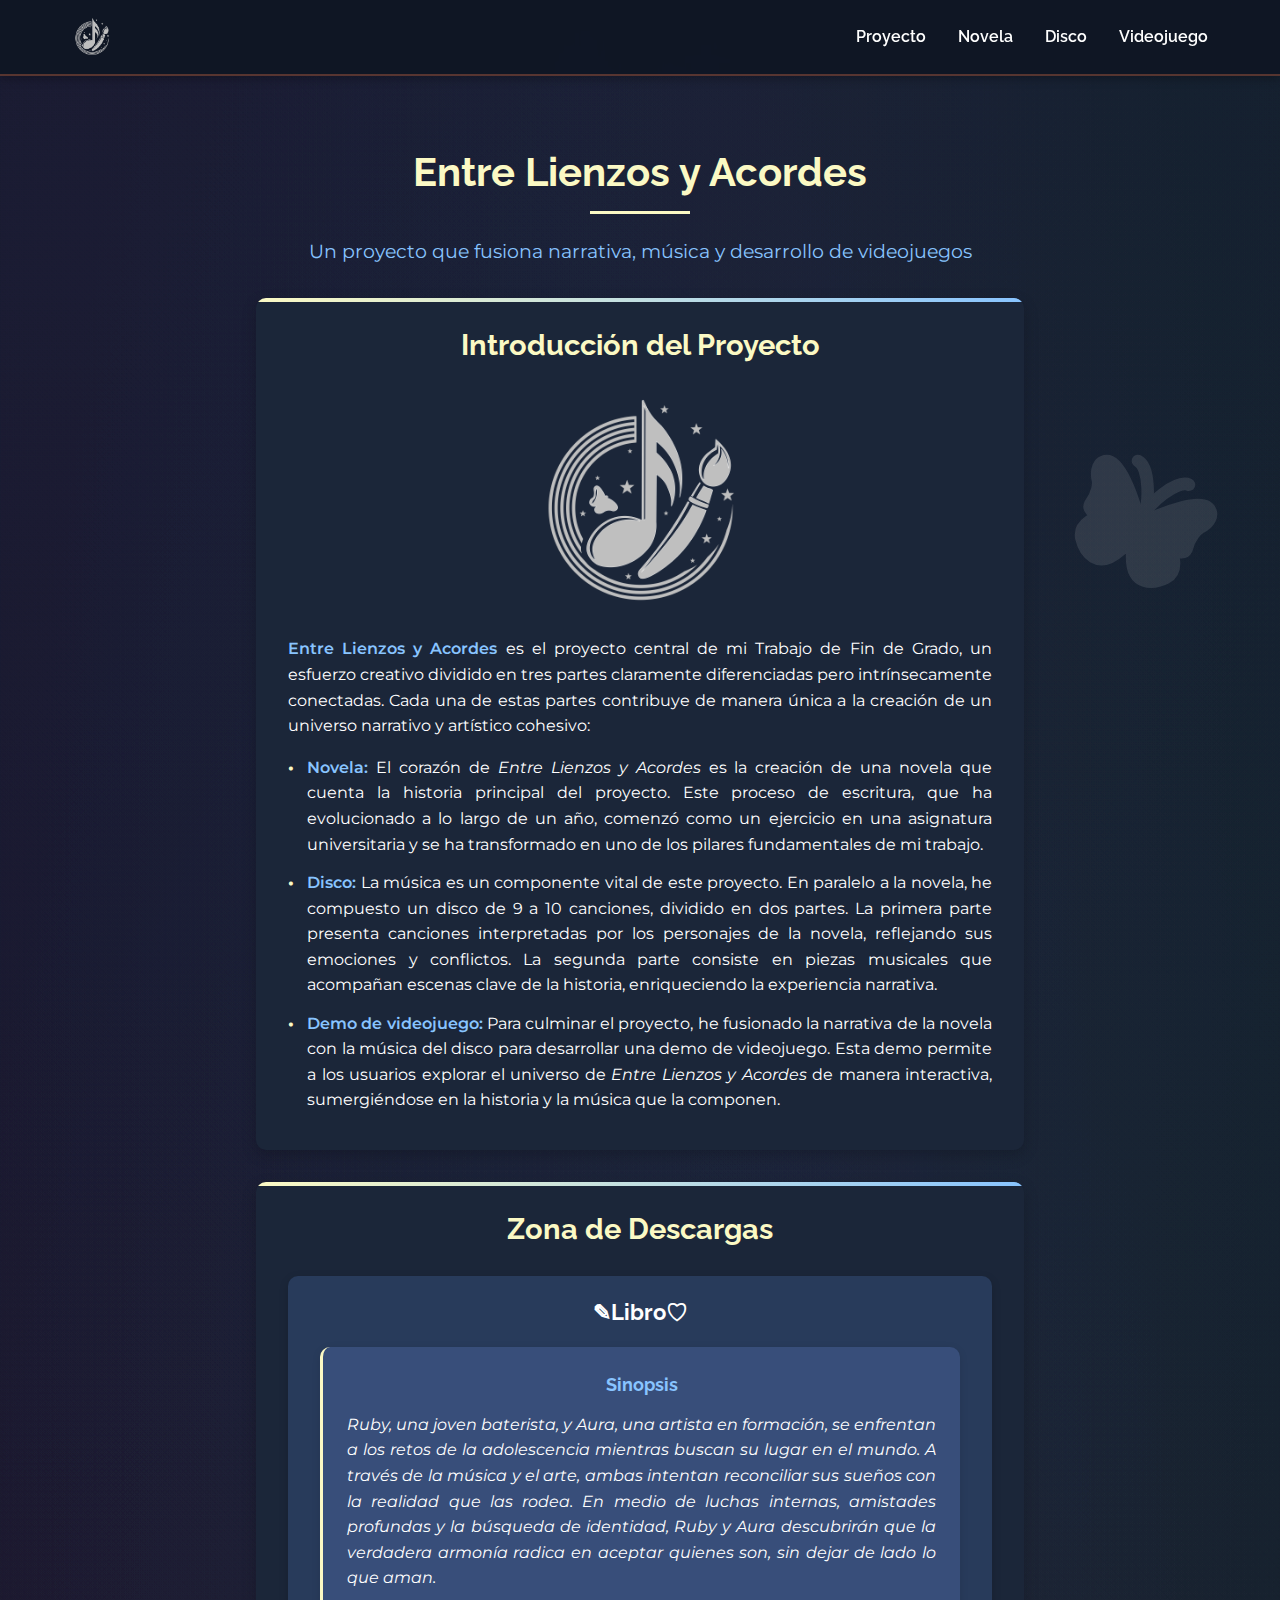
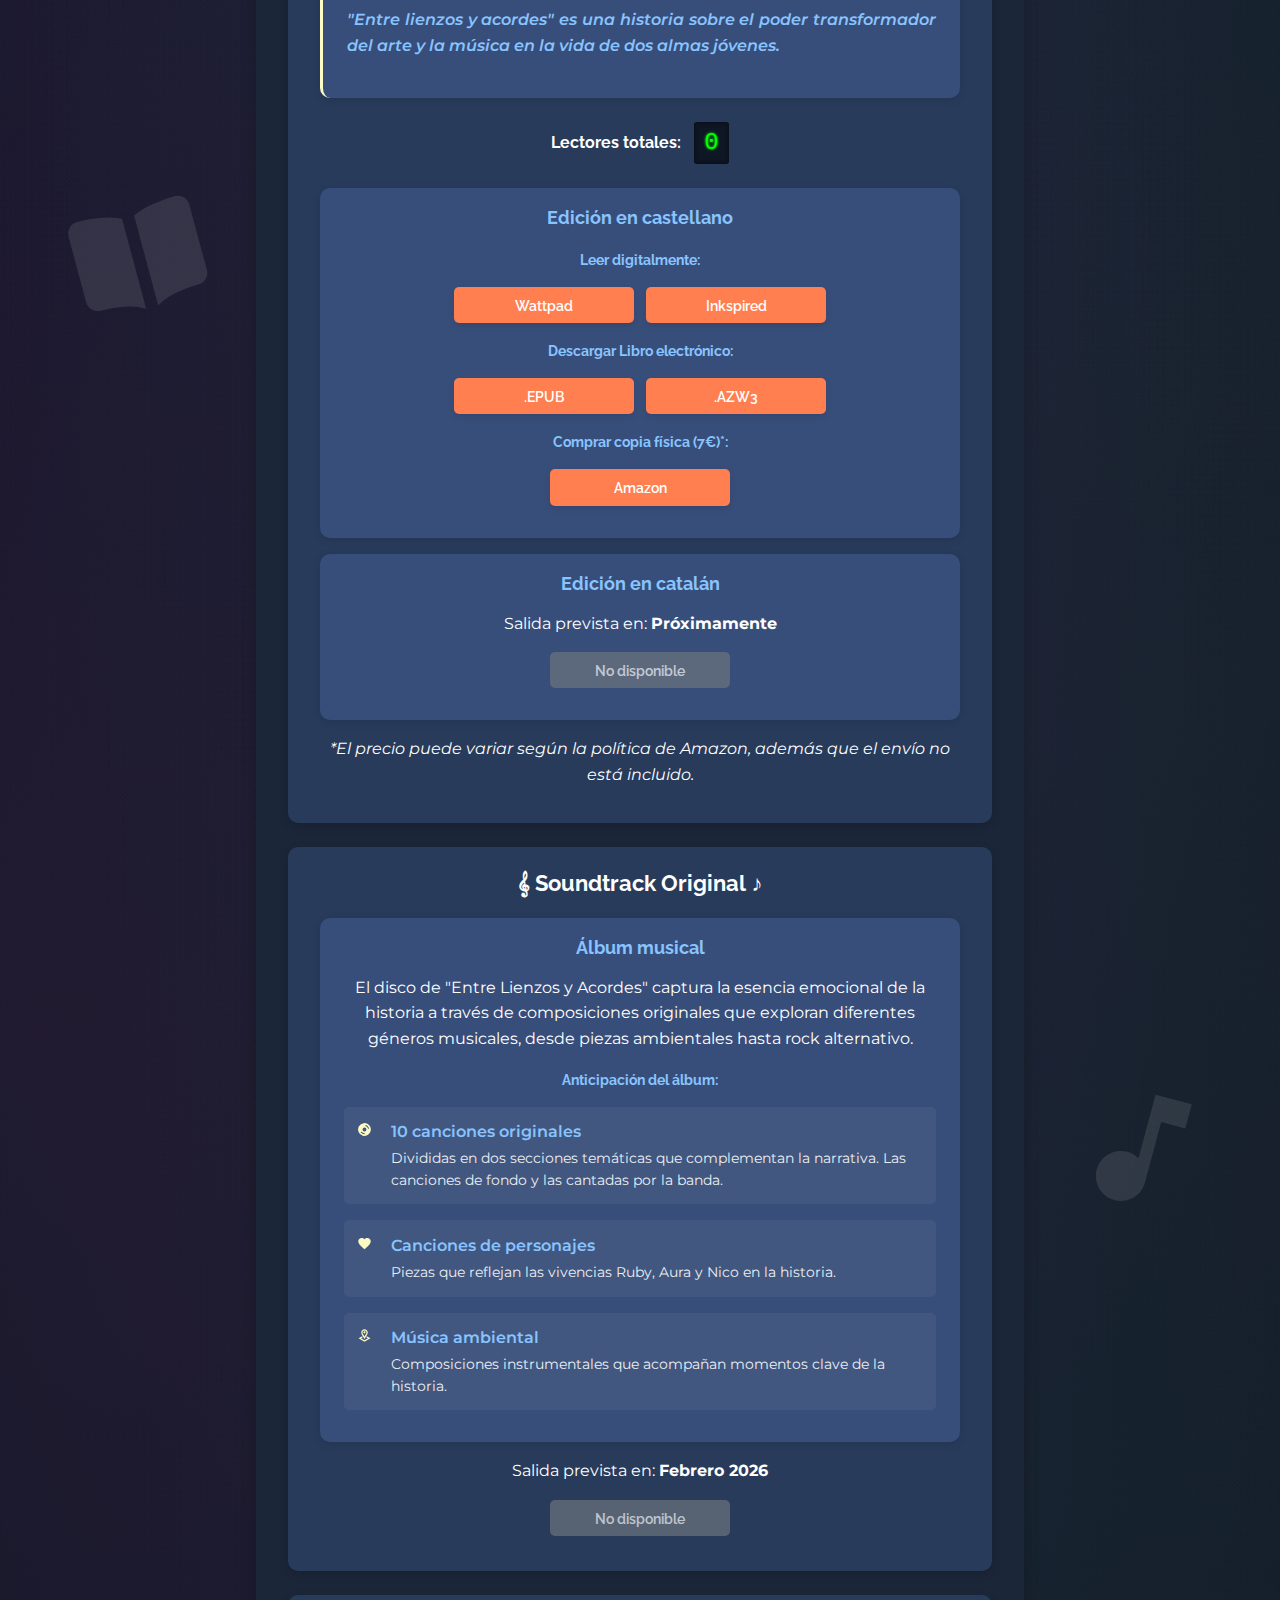
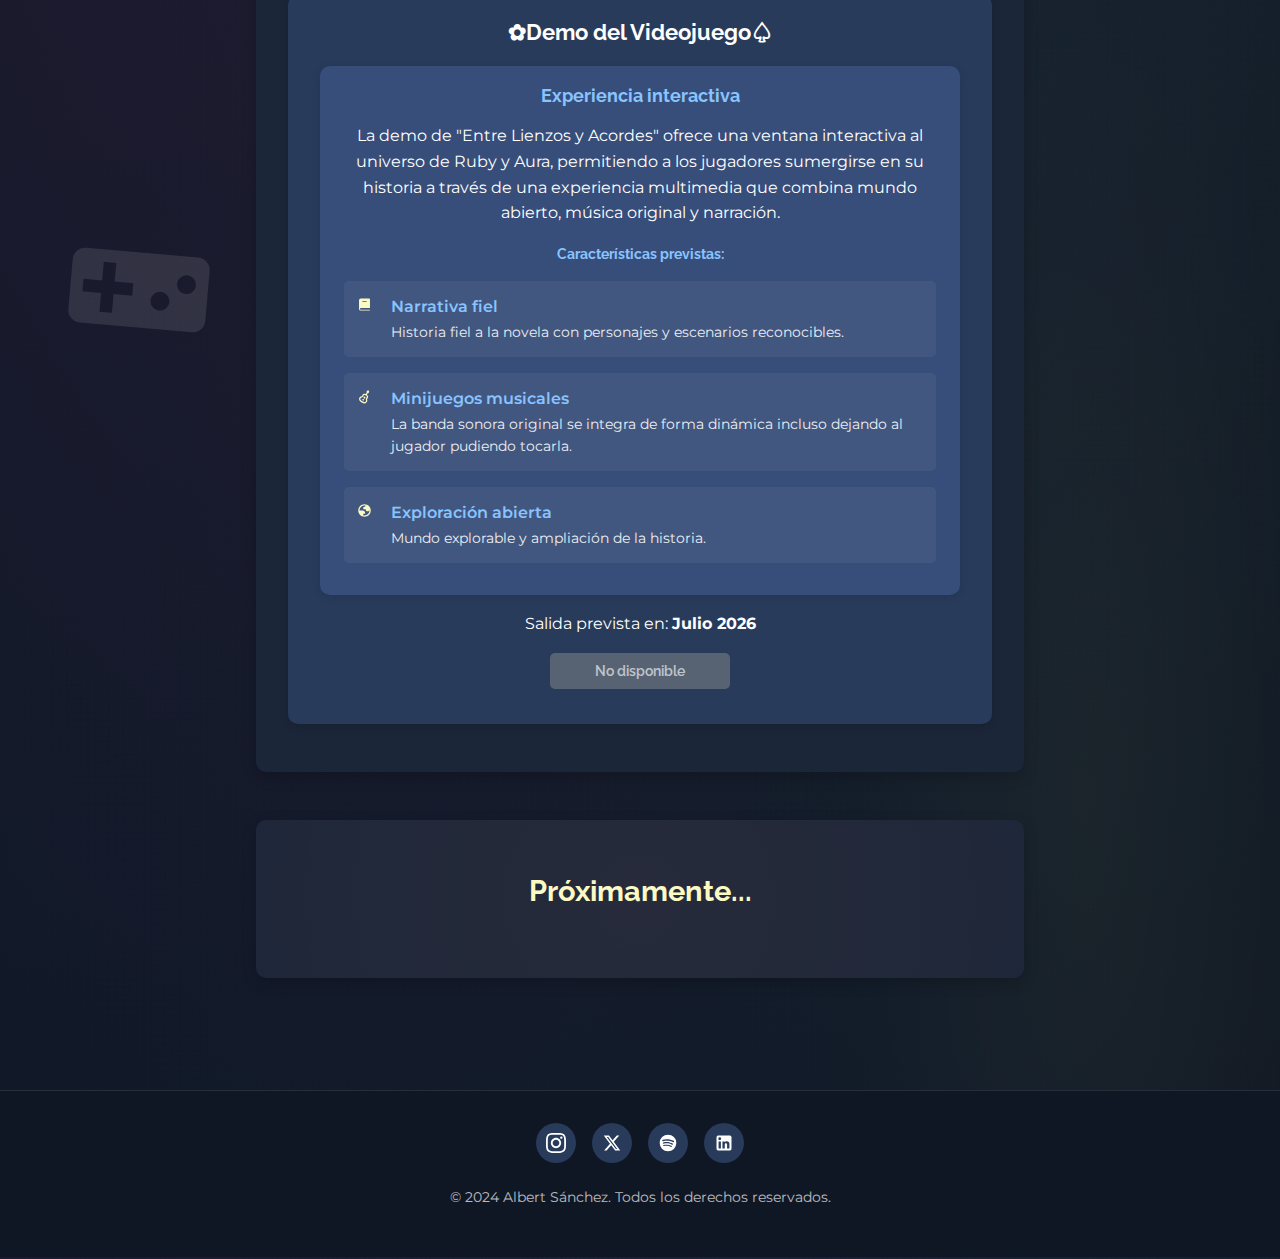
<file: index.html>
<!DOCTYPE html>
<html lang="es">
<head>
    <meta charset="UTF-8">
    <meta name="viewport" content="width=device-width, initial-scale=1.0">
    <title>Entre Lienzos y Acordes</title>
    <link href="https://fonts.googleapis.com/css2?family=Press+Start+2P&family=Montserrat:wght@400;600;700&family=Raleway:wght@300;400;600&display=swap" rel="stylesheet">
    <link rel="stylesheet" href="./styles/elya.css">
    <script src="./scripts/tfg2.js"></script>
</head>
<body>
    <!-- Elementos decorativos -->
    <div class="decoration musical-note"></div>
    <div class="decoration book"></div>
    <div class="decoration controller"></div>
    <div class="decoration butterfly"></div>
    <div class="stars-container" id="stars-container"></div>

    <header>
        <nav>
            <img src="./images/Logo_ELYA_PNG_Blanco.png" alt="Logo del juego" class="nav-logo">
            <div class="nav-links">
                <a href="#proyecto">Proyecto</a>
                <a href="#libro">Novela</a>
                <a href="#disco">Disco</a>
                <a href="#juego">Videojuego</a>
            </div>
        </nav>
    </header>

    <main>
        <h1 class="page-title">Entre Lienzos y Acordes</h1>
        <p class="subtitle">Un proyecto que fusiona narrativa, música y desarrollo de videojuegos</p>

        <!-- Introducción del proyecto -->
        <section id="proyecto" class="project-section">
            <h2>Introducción del Proyecto</h2>
            <div class="introduction-content">
                <img src="./images/Logo_ELYA_PNG_Blanco.png" alt="Logo del juego">
                <div>
                    <p><strong>Entre Lienzos y Acordes</strong> es el proyecto central de mi Trabajo de Fin de Grado, un esfuerzo creativo dividido en tres partes claramente diferenciadas pero intrínsecamente conectadas. Cada una de estas partes contribuye de manera única a la creación de un universo narrativo y artístico cohesivo:</p>
                    <ul>
                        <li><strong>Novela:</strong> El corazón de <em>Entre Lienzos y Acordes</em> es la creación de una novela que cuenta la historia principal del proyecto. Este proceso de escritura, que ha evolucionado a lo largo de un año, comenzó como un ejercicio en una asignatura universitaria y se ha transformado en uno de los pilares fundamentales de mi trabajo.</li>
                        <li><strong>Disco:</strong> La música es un componente vital de este proyecto. En paralelo a la novela, he compuesto un disco de 9 a 10 canciones, dividido en dos partes. La primera parte presenta canciones interpretadas por los personajes de la novela, reflejando sus emociones y conflictos. La segunda parte consiste en piezas musicales que acompañan escenas clave de la historia, enriqueciendo la experiencia narrativa.</li>
                        <li><strong>Demo de videojuego:</strong> Para culminar el proyecto, he fusionado la narrativa de la novela con la música del disco para desarrollar una demo de videojuego. Esta demo permite a los usuarios explorar el universo de <em>Entre Lienzos y Acordes</em> de manera interactiva, sumergiéndose en la historia y la música que la componen.</li>
                    </ul>
                </div>
            </div>
        </section>

        <!-- Zona de Descargas -->
        <section class="download-zone project-section">
            <h2>Zona de Descargas</h2>
            <section id="libro" class="download-book project-section2">
                <h3>✎ㅤLibroㅤ♡</h3>
                <section class="project-section3 sinopsis">
                    <h4>Sinopsis</h4>
                    <p>Ruby, una joven baterista, y Aura, una artista en formación, se enfrentan a los retos de la adolescencia mientras buscan su lugar en el mundo. A través de la música y el arte, ambas intentan reconciliar sus sueños con la realidad que las rodea. En medio de luchas internas, amistades profundas y la búsqueda de identidad, Ruby y Aura descubrirán que la verdadera armonía radica en aceptar quienes son, sin dejar de lado lo que aman.</p>
                    <p>"Entre lienzos y acordes" es una historia sobre el poder transformador del arte y la música en la vida de dos almas jóvenes.</p>
                </section>
                <div class="reader-counter-section">
                    <div class="reader-counter">
                        <h4>Lectores totales:</h4>
                        <div class="counter-display">
                            <span id="contador-descargas">0</span>
                        </div>
                    </div>
                </div>
                <section class="project-section3">
                    <h4>Edición en castellano</h4>
                    <h5>Leer digitalmente:</h5>
                    <div class="button-container">
                        <button id="boton-wattpad-es" class="download-button" data-url="https://www.wattpad.com/story/375717163-entre-lienzos-y-acordes">Wattpad</button>
                        <button id="boton-inkspired-es" class="download-button" data-url="https://getinkspired.com/es/story/473979/entre-lienzos-y-acordes/">Inkspired</button>
                    </div>
                    <h5>Descargar Libro electrónico:</h5>
                    <div class="button-container">
                        <button id="boton-epub-es" class="download-button" data-file="./books/Entre Lienzos y Acordes - Albert Sánchez.epub" data-filename="Entre Lienzos y Acordes - Albert Sánchez.epub">.EPUB</button>
                        <button id="boton-azw3-es" class="download-button" data-file="./books/Entre Lienzos y Acordes - Albert Sánchez.azw3" data-filename="Entre Lienzos y Acordes - Albert Sánchez.azw3">.AZW3</button>
                    </div>
                    <h5>Comprar copia física (7€)*:</h5>
                    <div class="button-container">
                        <button id="boton-amazon-es" class="download-button" data-url="https://www.amazon.es/dp/B0DFYBD946/ref=sr_1_1?crid=2F24FK5AFGE79&dib=eyJ2IjoiMSJ9.Cw3ZmDwH5I2y192a14lrRemhDlJuCebRqmdUtaA5k-g.HecwOUwMWMAKjF6FPB_5WWpbYYYKKErjJ1usQEAEbEc&dib_tag=se&keywords=entre+lienzos+y+acordes&qid=1725386932&sprefix=%2Caps%2C101&sr=8-1">Amazon</button>
                    </div>
                </section>
                <section class="project-section3">
                    <h4>Edición en catalán</h4>
                    <p>Salida prevista en: <strong>Próximamente</strong></p>
                    <div class="button-container">
                        <button disabled class="download-button">No disponible</button>
                    </div>
                </section>
                <p><em>*El precio puede variar según la política de Amazon, además que el envío no está incluido.</em></p>
            </section>

            <!-- Disco -->
            <section id="disco" class="download-disc project-section2">
                <h3>𝄞
                    ㅤSoundtrack Originalㅤ
                    ♪
                </h3>
                <section class="project-section3">
                    <h4>Álbum musical</h4>
                    <p>El disco de "Entre Lienzos y Acordes" captura la esencia emocional de la historia a través de composiciones originales que exploran diferentes géneros musicales, desde piezas ambientales hasta rock alternativo.</p>
                    
                    <h5>Anticipación del álbum:</h5>
                    <div class="feature-list">
                        <div class="feature-item">
                            <div class="feature-icon"><svg xmlns="http://www.w3.org/2000/svg" width="15" height="15" viewBox="0 0 24 24"><path fill="currentColor" d="M19.24 4.758a10.24 10.24 0 1 0 3 7.25a10.2 10.2 0 0 0-3-7.25M12 19.438a7.44 7.44 0 0 1-5.83-2.81a.75.75 0 0 1 1.17-.93a6 6 0 0 0 2.07 1.65a6 6 0 0 0 2.59.59a.75.75 0 1 1 0 1.5m0-4.31a3.12 3.12 0 1 1 0-6.24a3.12 3.12 0 0 1 0 6.24m6.61-4.3a.8.8 0 0 1-.22 0a.74.74 0 0 1-.71-.53a5.93 5.93 0 0 0-3.91-4a.75.75 0 0 1 .45-1.43a7.35 7.35 0 0 1 3.07 1.88a7.45 7.45 0 0 1 1.82 3.1a.74.74 0 0 1-.5 1.01z"/></svg></div>
                            <div class="feature-text">
                                <div class="feature-title">10 canciones originales</div>
                                <div class="feature-description">Divididas en dos secciones temáticas que complementan la narrativa. Las canciones de fondo y las cantadas por la banda.</div>
                            </div>
                        </div>
                        <div class="feature-item">
                            <div class="feature-icon"><svg xmlns="http://www.w3.org/2000/svg" width="15" height="15" viewBox="0 0 24 24"><path fill="currentColor" d="m12 21.35l-1.45-1.32C5.4 15.36 2 12.27 2 8.5C2 5.41 4.42 3 7.5 3c1.74 0 3.41.81 4.5 2.08C13.09 3.81 14.76 3 16.5 3C19.58 3 22 5.41 22 8.5c0 3.77-3.4 6.86-8.55 11.53z"/></svg></div>
                            <div class="feature-text">
                                <div class="feature-title">Canciones de personajes</div>
                                <div class="feature-description">Piezas que reflejan las vivencias Ruby, Aura y Nico en la historia.</div>
                            </div>
                        </div>
                        <div class="feature-item">
                            <div class="feature-icon"><svg xmlns="http://www.w3.org/2000/svg" width="15" height="15" viewBox="0 0 512 512"><path fill="currentColor" d="M196.56 318.381L138.49 352L256 420.032L373.51 352l-58.07-33.619l21.335-36.95L458.667 352L256 469.333L53.334 352l121.891-70.569z"/><path fill="currentColor" fill-rule="evenodd" d="m231.367 335.999l6.158 10.667L256 378.667l18.475-32.001l6.159-10.667c26.635-46.132 66.14-114.553 72.379-125.326C362.56 194.187 368 175.07 368 154.667c0-61.856-50.144-112-112-112s-112 50.144-112 112c0 20.403 5.44 39.52 14.987 56.006c6.239 10.773 45.745 79.194 72.38 125.326M256 293.333c-25.12-43.508-54.745-94.811-60.09-104.042Zm0 0c25.121-43.509 54.747-94.814 60.091-104.042c5.874-10.144 9.242-21.908 9.242-34.624c0-38.292-31.041-69.334-69.333-69.334s-69.333 31.042-69.333 69.334c0 12.716 3.368 24.48 9.243 34.624" clip-rule="evenodd"/><path fill="currentColor" d="M293.333 149.333c0 20.619-16.714 37.334-37.333 37.334c-20.618 0-37.333-16.715-37.333-37.334C218.667 128.715 235.382 112 256 112c20.619 0 37.333 16.715 37.333 37.333"/></svg></div>
                            <div class="feature-text">
                                <div class="feature-title">Música ambiental</div>
                                <div class="feature-description">Composiciones instrumentales que acompañan momentos clave de la historia.</div>
                            </div>
                        </div>
                    </div>
                </section>
                <p>Salida prevista en: <strong>Febrero 2026</strong></p>
                <div class="button-container">
                    <button disabled class="download-button">No disponible</button>
                </div>
            </section>

            <!-- Descarga juego -->
            <section id="juego" class="download-game project-section2">
                <h3>✿ㅤDemo del Videojuegoㅤ♤</h3>
                <section class="project-section3">
                    <h4>Experiencia interactiva</h4>
                    <p>La demo de "Entre Lienzos y Acordes" ofrece una ventana interactiva al universo de Ruby y Aura, permitiendo a los jugadores sumergirse en su historia a través de una experiencia multimedia que combina mundo abierto, música original y narración.</p>
                    
                    <h5>Características previstas:</h5>
                    <div class="feature-list">
                        <div class="feature-item">
                            <div class="feature-icon"><svg xmlns="http://www.w3.org/2000/svg" width="15" height="15" viewBox="0 0 24 24"><path fill="currentColor" fill-rule="evenodd" d="M20.75 16.714a1 1 0 0 1-.014.143a.75.75 0 0 1-.736.893H6a1.25 1.25 0 1 0 0 2.5h14a.75.75 0 0 1 0 1.5H6A2.75 2.75 0 0 1 3.25 19V5A2.75 2.75 0 0 1 6 2.25h13.4c.746 0 1.35.604 1.35 1.35zM9 6.25a.75.75 0 0 0 0 1.5h6a.75.75 0 0 0 0-1.5z" clip-rule="evenodd"/></svg></div>
                            <div class="feature-text">
                                <div class="feature-title">Narrativa fiel</div>
                                <div class="feature-description">Historia fiel a la novela con personajes y escenarios reconocibles.</div>
                            </div>
                        </div>
                        <div class="feature-item">
                            <div class="feature-icon"><svg xmlns="http://www.w3.org/2000/svg" width="15" height="15" viewBox="0 0 24 24"><g fill="none"><path d="m12.594 23.258l-.012.002l-.071.035l-.02.004l-.014-.004l-.071-.036q-.016-.004-.024.006l-.004.01l-.017.428l.005.02l.01.013l.104.074l.015.004l.012-.004l.104-.074l.012-.016l.004-.017l-.017-.427q-.004-.016-.016-.018m.264-.113l-.014.002l-.184.093l-.01.01l-.003.011l.018.43l.005.012l.008.008l.201.092q.019.005.029-.008l.004-.014l-.034-.614q-.005-.019-.02-.022m-.715.002a.02.02 0 0 0-.027.006l-.006.014l-.034.614q.001.018.017.024l.015-.002l.201-.093l.01-.008l.003-.011l.018-.43l-.003-.012l-.01-.01z"/><path fill="currentColor" d="m17.956 2.169l.111.055l.866.5a1 1 0 0 1 .488 1.02l-.026.12l-.567 1.983a1 1 0 0 1-1.344.649l-.118-.058l-1.534 2.656c.92.721 1.369 1.493 1.674 2.213c.223.523.414 1.205.306 1.939c-.105.712-.477 1.362-1.14 1.888l-.189.14c-.433.305-.44.657-.328 1.097l.105.383c.183.688.401 1.764.072 3.01c-.276 1.043-.943 1.865-1.7 2.411c-.745.538-1.666.871-2.538.826c-1.36-.07-2.749-.41-4.594-1.475s-2.834-2.098-3.574-3.24c-.475-.733-.647-1.698-.554-2.612c.094-.928.473-1.917 1.238-2.677c.784-.779 1.66-1.147 2.328-1.352l.315-.091l.272-.07c.524-.134.799-.233.88-.73l.017-.134c.085-.951.478-1.677 1.093-2.165c.58-.46 1.268-.635 1.832-.704c.712-.087 1.521-.092 2.486.243l.267.1l1.534-2.656a1 1 0 0 1-.303-1.461l.084-.1l1.433-1.482a1 1 0 0 1 1.108-.226M11.59 9.736c-.38.047-.656.147-.833.287c-.126.1-.266.269-.325.63l-.017.144c-.065.732-.296 1.336-.734 1.791c-.416.432-.957.638-1.516.796l-.569.156c-.536.155-1.061.363-1.576.875c-.381.379-.602.908-.659 1.462c-.057.568.068 1.051.243 1.32c.558.862 1.308 1.68 2.896 2.597s2.672 1.157 3.697 1.21c.32.016.802-.117 1.265-.45c.452-.326.799-.782.936-1.301c.186-.702.104-1.261-.03-1.803l-.094-.36c-.17-.631-.31-1.274-.124-1.921c.155-.54.495-.997.991-1.388l.194-.144c.38-.266.472-.504.499-.683c.033-.223-.018-.512-.168-.865c-.234-.55-.557-1.117-1.432-1.679l-.197-.12l-.074-.043c-1.034-.588-1.737-.589-2.373-.511m-1.523 6.344l.866.5a1 1 0 1 1-1 1.732l-.866-.5a1 1 0 1 1 1-1.732m2.683-3.647a1.5 1.5 0 0 1 .615 1.92l-.066.129a1.5 1.5 0 0 1-2.67-1.363l.072-.137a1.5 1.5 0 0 1 2.05-.55Z"/></g></svg></div>
                            <div class="feature-text">
                                <div class="feature-title">Minijuegos musicales</div>
                                <div class="feature-description">La banda sonora original se integra de forma dinámica incluso dejando al jugador pudiendo tocarla.</div>
                            </div>
                        </div>
                        <div class="feature-item">
                            <div class="feature-icon"><svg xmlns="http://www.w3.org/2000/svg" width="15" height="15" viewBox="0 0 24 24"><path fill="currentColor" d="M12 22q-2.075 0-3.9-.788t-3.175-2.137T2.788 15.9T2 12t.788-3.9t2.137-3.175T8.1 2.788T12 2t3.9.788t3.175 2.137T21.213 8.1T22 12t-.788 3.9t-2.137 3.175t-3.175 2.138T12 22m0-2q3.35 0 5.675-2.325T20 12q0-.175-.012-.363t-.013-.312q-.125.725-.675 1.2T18 13h-2q-.825 0-1.412-.587T14 11v-1h-4V8q0-.825.588-1.412T12 6h1q0-.575.313-1.012t.762-.713q-.5-.125-1.012-.2T12 4Q8.65 4 6.325 6.325T4 12h5q1.65 0 2.825 1.175T13 16v1h-3v2.75q.5.125.988.188T12 20"/></svg></div>
                            <div class="feature-text">
                                <div class="feature-title">Exploración abierta</div>
                                <div class="feature-description">Mundo explorable y ampliación de la historia.</div>
                            </div>
                        </div>
                    </div>
                </section>
                <p>Salida prevista en: <strong>Julio 2026</strong></p>
                <div class="button-container">
                    <button disabled class="download-button">No disponible</button>
                </div>
            </section>
        </section>

        <section class="soon project-section">
            <h4>Próximamente...</h4>
        </section>
    </main>

    <footer>
        <div class="footer-content">
            <div class="social-links">
                <a href="https://www.instagram.com/albert_sanchez_20/" target="_blank" class="social-icon" id="instagram">
                    <svg xmlns="http://www.w3.org/2000/svg" viewBox="0 0 24 24"><path d="M12 2.163c3.204 0 3.584.012 4.85.07 3.252.148 4.771 1.691 4.919 4.919.058 1.265.069 1.645.069 4.849 0 3.205-.012 3.584-.069 4.849-.149 3.225-1.664 4.771-4.919 4.919-1.266.058-1.644.07-4.85.07-3.204 0-3.584-.012-4.849-.07-3.26-.149-4.771-1.699-4.919-4.92-.058-1.265-.07-1.644-.07-4.849 0-3.204.013-3.583.07-4.849.149-3.227 1.664-4.771 4.919-4.919 1.266-.057 1.645-.069 4.849-.069zm0-2.163c-3.259 0-3.667.014-4.947.072-4.358.2-6.78 2.618-6.98 6.98-.059 1.281-.073 1.689-.073 4.948 0 3.259.014 3.668.072 4.948.2 4.358 2.618 6.78 6.98 6.98 1.281.058 1.689.072 4.948.072 3.259 0 3.668-.014 4.948-.072 4.354-.2 6.782-2.618 6.979-6.98.059-1.28.073-1.689.073-4.948 0-3.259-.014-3.667-.072-4.947-.196-4.354-2.617-6.78-6.979-6.98-1.281-.059-1.69-.073-4.949-.073zm0 5.838c-3.403 0-6.162 2.759-6.162 6.162s2.759 6.163 6.162 6.163 6.162-2.759 6.162-6.163c0-3.403-2.759-6.162-6.162-6.162zm0 10.162c-2.209 0-4-1.79-4-4 0-2.209 1.791-4 4-4s4 1.791 4 4c0 2.21-1.791 4-4 4zm6.406-11.845c-.796 0-1.441.645-1.441 1.44s.645 1.44 1.441 1.44c.795 0 1.439-.645 1.439-1.44s-.644-1.44-1.439-1.44z"/></svg>
                </a>
                <a href="https://x.com/Meliory2" target="_blank" class="social-icon" id="twitter">
                    <svg xmlns="http://www.w3.org/2000/svg" viewBox="0 0 24 24"><path d="m17.687 3.063l-4.996 5.711l-4.32-5.711H2.112l7.477 9.776l-7.086 8.099h3.034l5.469-6.25l4.78 6.25h6.102l-7.794-10.304l6.625-7.571zm-1.064 16.06L5.654 4.782h1.803l10.846 14.34z"/></svg>
                </a>
                <a href="#" target="_blank" class="social-icon" id="spotify">
                    <svg xmlns="http://www.w3.org/2000/svg" viewBox="0 0 24 24"><path d="M17.9 10.9C14.7 9 9.35 8.8 6.3 9.75c-.5.15-1-.15-1.15-.6c-.15-.5.15-1 .6-1.15c3.55-1.05 9.4-.85 13.1 1.35c.45.25.6.85.35 1.3c-.25.35-.85.5-1.3.25m-.1 2.8c-.25.35-.7.5-1.05.25c-2.7-1.65-6.8-2.15-9.95-1.15c-.4.1-.85-.1-.95-.5s.1-.85.5-.95c3.65-1.1 8.15-.55 11.25 1.35c.3.15.45.65.2 1m-1.2 2.75c-.2.3-.55.4-.85.2c-2.35-1.45-5.3-1.75-8.8-.95c-.35.1-.65-.15-.75-.45c-.1-.35.15-.65.45-.75c3.8-.85 7.1-.5 9.7 1.1c.35.15.4.55.25.85M12 2A10 10 0 0 0 2 12a10 10 0 0 0 10 10a10 10 0 0 0 10-10A10 10 0 0 0 12 2"/></svg>
                </a>
                <a href="https://www.linkedin.com/in/albert-sánchez-santed-26a1b3304/" target="_blank" class="social-icon" id="linkedin">
                    <svg xmlns="http://www.w3.org/2000/svg" viewBox="0 0 24 24"><path d="M19 3a2 2 0 0 1 2 2v14a2 2 0 0 1-2 2H5a2 2 0 0 1-2-2V5a2 2 0 0 1 2-2zm-.5 15.5v-5.3a3.26 3.26 0 0 0-3.26-3.26c-.85 0-1.84.52-2.32 1.3v-1.11h-2.79v8.37h2.79v-4.93c0-.77.62-1.4 1.39-1.4a1.4 1.4 0 0 1 1.4 1.4v4.93zM6.88 8.56a1.68 1.68 0 0 0 1.68-1.68c0-.93-.75-1.69-1.68-1.69a1.69 1.69 0 0 0-1.69 1.69c0 .93.76 1.68 1.69 1.68m1.39 9.94v-8.37H5.5v8.37z"/></svg>
                </a>
            </div>
            <p class="copyright">© 2024 Albert Sánchez. Todos los derechos reservados.</p>
        </div>
    </footer>

    <script src="./scripts/contador-descargas.js"></script>
</body>
</html>
</file>
<file: styles/elya.css>
:root {
    --color-yellow: #fbf9c4;
    --color-orange: #FF7F50;
    --color-white: #FFFFFF;
    --color-blue-zone1: #0F1624;
    --color-blue-zone2: #1B2639;
    --color-blue-zone3: #283B5B;
    --color-blue-zone4: #384E7A;
    --color-accent: #88C4FF;
    --transition-speed: 0.3s;
    --border-radius: 10px;
}

* {
    margin: 0;
    padding: 0;
    box-sizing: border-box;
}

body {
    font-family: 'Montserrat', sans-serif;
    line-height: 1.6;
    color: var(--color-white);
    background-color: var(--color-blue-zone1);
    background-image: 
        radial-gradient(ellipse at 30% 30%, rgba(60, 1, 60, 0.07) 0%, rgba(128, 0, 128, 0.05) 40%, transparent 70%),
        radial-gradient(circle at 80% 15%, rgba(150, 20, 60, 0.04) 0%, rgba(150, 20, 60, 0.03) 30%, transparent 60%),
        radial-gradient(ellipse at 40% 80%, rgba(0, 28, 85, 0.08) 0%, rgba(0, 50, 150, 0.04) 50%, transparent 75%),
        radial-gradient(circle at 10% 60%, rgba(159, 27, 27, 0.07) 0%, transparent 60%),
        radial-gradient(ellipse at 85% 30%, rgba(0, 90, 90, 0.13) 0%, rgba(0, 128, 128, 0.05) 40%, transparent 70%),
        radial-gradient(ellipse at 85% 90%, rgba(86, 82, 12, 0.15) 0%, rgba(70, 78, 0, 0.05) 15%, transparent 90%),
        radial-gradient(circle at 5% 5%, rgba(5, 30, 52, 0.18) 0%, transparent 40%);
    position: relative;
    overflow-x: hidden;
    
    background-blend-mode: screen;
}

/* Elementos decorativos sutiles */
.decoration {
    position: absolute;
    opacity: 0.1;
    pointer-events: none;
    z-index: -1;
}

.musical-note {
    top: 60%;
    right: 5%;
    width: 150px;
    height: 150px;
    background-image: url("data:image/svg+xml,%3Csvg xmlns='http://www.w3.org/2000/svg' viewBox='0 0 24 24' fill='%23FFFFFF'%3E%3Cpath d='M12 3v10.55c-.59-.34-1.27-.55-2-.55-2.21 0-4 1.79-4 4s1.79 4 4 4 4-1.79 4-4V7h4V3h-6z'/%3E%3C/svg%3E");
    background-repeat: no-repeat;
    transform: rotate(15deg);
}

.book {
    top: 40%;
    left: 5%;
    width: 150px;
    height: 150px;
    background-image: url("data:image/svg+xml,%3Csvg xmlns='http://www.w3.org/2000/svg' viewBox='0 0 24 24' fill='%23FFFFFF'%3E%3Cpath d='M22 16.653c0 .25-.05.5-.15.73a2 2 0 0 1-.41.62c-.181.171-.391.31-.62.41a1.9 1.9 0 0 1-.74.14a15.2 15.2 0 0 0-3.37.32a9.3 9.3 0 0 0-3.71 1.27V5.233c1.091-.52 2.26-.858 3.46-1a17.4 17.4 0 0 1 3.71-.33a1.92 1.92 0 0 1 1.3.61c.33.352.513.817.51 1.3zM11 5.233v14.91a9.25 9.25 0 0 0-3.65-1.27a16.2 16.2 0 0 0-3.43-.32a1.9 1.9 0 0 1-.74-.14a2.2 2.2 0 0 1-.62-.41a1.8 1.8 0 0 1-.41-.62a1.8 1.8 0 0 1-.15-.73v-10.9a1.9 1.9 0 0 1 1.78-1.89a17 17 0 0 1 3.79.33A10.7 10.7 0 0 1 11 5.233'/%3E%3C/svg%3E");
    background-repeat: no-repeat;
    transform: rotate(-15deg);
}

.controller {
    bottom: 20%;
    left: 5%;
    width: 150px;
    height: 150px;
    background-image: url("data:image/svg+xml,%3Csvg xmlns='http://www.w3.org/2000/svg' viewBox='0 0 24 24' fill='%23FFFFFF'%3E%3Cpath d='M21 6H3c-1.1 0-2 .9-2 2v8c0 1.1.9 2 2 2h18c1.1 0 2-.9 2-2V8c0-1.1-.9-2-2-2zm-10 7H8v3H6v-3H3v-2h3V8h2v3h3v2zm4.5 2c-.83 0-1.5-.67-1.5-1.5s.67-1.5 1.5-1.5 1.5.67 1.5 1.5-.67 1.5-1.5 1.5zm4-3c-.83 0-1.5-.67-1.5-1.5S18.67 9 19.5 9s1.5.67 1.5 1.5-.67 1.5-1.5 1.5z'/%3E%3C/svg%3E");
    background-repeat: no-repeat;
    transform: rotate(5deg);
}

.butterfly {
    top: 10%;
    right: 5%;
    width: 150px;
    height: 150px;
    background-image: url("data:image/svg+xml,%3Csvg xmlns='http://www.w3.org/2000/svg' viewBox='0 0 48 48'%3E%3Cg fill='none' stroke='%23FFFFFF' stroke-linecap='round' stroke-linejoin='round' stroke-width='4'%3E%3Cpath fill='%23FFFFFF' d='M5 12c3.664-4.294 14.081 6.82 19 13c4.92-6.18 15.337-17.294 19-13c.679.65 1.443 2.877-1 6c-.678.976-1.814 3.706-1 8c0 1.139-1.115 2.952-6 1c2.375 1.627 6.85 6.096 4 10c-2.714 3.416-9.035 7.457-13-2l-2-4l-2 4c-3.964 9.457-10.286 5.416-13 2c-2.85-3.904 1.626-8.373 4-10c-4.885 1.952-6 .139-6-1c.814-4.294-.321-7.024-1-8c-2.442-3.123-1.678-5.35-1-6'/%3E%3Cpath d='M24.032 23C23.534 17.864 28.913 7 33 7'/%3E%3Cpath d='M23.968 23C24.466 17.864 19.087 7 15 7'/%3E%3C/g%3E%3C/svg%3E");
    background-repeat: no-repeat;
    transform: rotate(25deg);
}

/* Añadir a la sección de estilos */
.stars-container {
    position: absolute;
    top: 0;
    left: 0;
    width: 100%;
    height: 100%;
    pointer-events: none;
    z-index: -2;
    /*overflow: hidden;*/
}

.star {
    position: absolute;
    background-color: #ffffff;
    border-radius: 50%;
    opacity: 0;
    animation: twinkle var(--twinkle-duration) ease-in-out infinite;
}

@keyframes twinkle {
    0% { opacity: 0; }
    50% { opacity: var(--star-opacity); }
    100% { opacity: 0; }
}

.star.with-glow {
    box-shadow: 0 0 10px 2px rgba(255, 255, 255, 0.3);
}

/* Header y navegación */
header {
    background-color: rgba(15, 22, 36, 0.95);
    padding: 1rem 0;
    position: sticky;
    top: 0;
    z-index: 100;
    box-shadow: 0 2px 10px rgba(0, 0, 0, 0.3);
    backdrop-filter: blur(5px);
    border-bottom: 2px solid rgba(255, 127, 80, 0.3);
}

nav {
    max-width: 1200px;
    margin: 0 auto;
    display: flex;
    justify-content: space-between;
    align-items: center;
    padding: 0 2rem;
}

.nav-logo {
    height: 40px;
}

.nav-links {
    display: flex;
    gap: 2rem;
}

.nav-links a {
    color: var(--color-white);
    text-decoration: none;
    font-family: 'Raleway', sans-serif;
    font-weight: 600;
    font-size: 1rem;
    transition: all var(--transition-speed);
    position: relative;
    padding: 0.5rem 0;
}

.nav-links a::after {
    content: '';
    position: absolute;
    width: 0;
    height: 2px;
    bottom: 0;
    left: 0;
    background-color: var(--color-orange);
    transition: width var(--transition-speed);
}

.nav-links a:hover {
    color: var(--color-orange);
}

.nav-links a:hover::after {
    width: 100%;
}

/* Contenido principal */
main {
    max-width: 800px;
    margin: 0 auto;
    padding: 2rem 1rem;
}

/* Estilos generales de texto */
p {
    text-align: center;
    line-height: 1.6;
    margin-bottom: 1rem;
}

h1, h2, h3, h4, h5 {
    font-family: 'Raleway', sans-serif;
    margin-bottom: 1rem;
}

h4 {
    font-size: 14px;
    text-align: center;
}

/* Título principal */
.page-title {
    text-align: center;
    color: var(--color-yellow);
    margin: 2rem 0;
    font-size: 2.5rem;
    font-weight: 700;
    position: relative;
    display: inline-block;
    width: 100%;
}

.page-title::after {
    content: '';
    position: absolute;
    width: 100px;
    height: 3px;
    background-color: var(--color-yellow);
    bottom: -10px;
    left: 50%;
    transform: translateX(-50%);
}

.subtitle {
    text-align: center;
    color: var(--color-accent);
    font-size: 1.2rem;
    margin-bottom: 2rem;
}

/* Secciones del proyecto */
.project-section {
    max-width: 800px;
    margin: 0 auto 2rem auto;
    padding: 1.5rem 2rem;
    background-color: var(--color-blue-zone2);
    border-radius: var(--border-radius);
    box-shadow: 0 5px 15px rgba(0, 0, 0, 0.2);
    position: relative;
    overflow: hidden;
}

.project-section::before {
    content: '';
    position: absolute;
    top: 0;
    left: 0;
    width: 100%;
    height: 4px;
    background: linear-gradient(to right, var(--color-yellow), var(--color-accent));
}

.project-section h2 {
    text-align: center;
    color: var(--color-yellow);
    font-size: 1.8rem;
    margin-bottom: 1.5rem;
    position: relative;
    display: inline-block;
    left: 50%;
    transform: translateX(-50%);
}

.project-section2 {
    max-width: 800px;
    margin: 0 auto 1.5rem auto;
    padding: 1.2rem 2rem;
    background-color: var(--color-blue-zone3);
    border-radius: var(--border-radius);
    box-shadow: 0 3px 10px rgba(0, 0, 0, 0.15);
}

.project-section2 h3 {
    color: var(--color-white);
    font-size: 1.4rem;
    margin-bottom: 1rem;
    text-align: center;
}

.project-section3 {
    max-width: 800px;
    margin: 0 auto 1rem auto;
    padding: 1rem 1.5rem;
    background-color: var(--color-blue-zone4);
    border-radius: var(--border-radius);
    box-shadow: 0 2px 8px rgba(0, 0, 0, 0.1);
}

.project-section3 h4 {
    color: var(--color-accent);
    font-size: 1.1rem;
    margin-bottom: 0.8rem;
}

/* Introducción del proyecto */
.introduction-content {
    display: flex;
    align-items: center;
    justify-content: center;
    flex-direction: column;
    gap: 1.5rem;
}

.introduction-content img {
    max-width: 220px;
}

.introduction-content p, 
.introduction-content ul {
    text-align: justify;
    line-height: 1.6;
}

.introduction-content ul {
    list-style-type: none;
    padding-left: 1.2rem;
}

.introduction-content li {
    margin-bottom: 0.8rem;
    position: relative;
}

.introduction-content li::before {
    content: '•';
    color: var(--color-yellow);
    font-weight: bold;
    position: absolute;
    left: -1.2rem;
}

.introduction-content strong {
    color: var(--color-accent);
    font-weight: 600;
}

/* Sinopsis con estilo especial */
.sinopsis {
    background-color: var(--color-blue-zone4);
    position: relative;
    padding: 1.5rem;
    border-left: 3px solid var(--color-yellow);
}

.sinopsis p {
    text-align: justify;
    font-style: italic;
    color: var(--color-white);
}

.sinopsis p:last-child {
    font-weight: 600;
    margin-top: 1rem;
    color: var(--color-accent);
}

/* Contador de descargas */
.counter-container {
    width: 100%;
    margin: 1.5rem 0;
}

.reader-counter-section {
    max-width: 800px;
    margin: 0 auto 1rem auto;
    padding: 0rem 2rem;
    background-color: var(--color-blue-zone3);
    border-radius: var(--border-radius);
    display: flex;
    justify-content: center;
    align-items: center;
}

.reader-counter {
    display: inline-flex;
    align-items: center;
    padding: 0.5rem 1rem;
}

.reader-counter h4 {
    margin: 0;
    margin-right: 0.8rem;
    color: var(--color-white);
    font-size: 1rem;
}

.counter-display {
    font-family: 'Digital', 'Courier New', monospace;
    font-size: 1.5rem;
    color: #00ff00;
    background-color: var(--color-blue-zone1);
    padding: 0.1rem 0.4rem;
    border-radius: 3px;
    min-width: 35px;
    text-align: center;
    box-shadow: inset 0 0 5px rgba(0, 0, 0, 0.5);
    text-shadow: 0 0 3px #00ff00;
}

#contador-descargas {
    display: inline-block;
}

/* Botones de descarga */
.button-container {
    display: flex;
    flex-wrap: wrap;
    justify-content: center;
    gap: 12px;
    margin: 1rem 0;
}

button, .download-button {
    background-color: var(--color-orange);
    color: var(--color-white);
    border: none;
    padding: 0.6rem 1.2rem;
    font-family: 'Raleway', sans-serif;
    font-weight: 600;
    font-size: 0.9rem;
    cursor: pointer;
    transition: all var(--transition-speed);
    border-radius: 5px;
    box-shadow: 0 3px 6px rgba(0, 0, 0, 0.1);
    min-width: 120px;
    text-align: center;
}

button:hover, 
.download-button:hover {
    background-color: #FF9770;
    transform: translateY(-2px);
    box-shadow: 0 5px 10px rgba(0, 0, 0, 0.2);
}

button:active, 
.download-button:active {
    transform: translateY(0);
}

button a {
    color: var(--color-white);
    text-decoration: none;
}

button:disabled, 
.download-button:disabled {
    background-color: #6c757d;
    cursor: not-allowed;
    opacity: 0.7;
    transform: none;
    box-shadow: none;
}

.download-button {
    flex: 1 0 auto;
    max-width: 180px;
    min-width: 120px;
    position: relative;
    overflow: hidden;
}

.download-button::after {
    content: '';
    position: absolute;
    top: 0;
    left: 0;
    width: 100%;
    height: 100%;
    background: rgba(255, 255, 255, 0.1);
    transform: translateX(-100%);
    transition: transform 0.3s ease;
}

.download-button:hover::after {
    transform: translateX(0);
}

h5 {
    font-size: 0.9rem;
    text-align: center;
    margin-top: 1rem;
    margin-bottom: 0.5rem;
    color: var(--color-accent);
}

/* Features de producto */
.feature-list {
    list-style: none;
    padding: 0;
    margin: 1rem 0;
}

.feature-item {
    display: flex;
    align-items: flex-start;
    margin-bottom: 1rem;
    background-color: rgba(255, 255, 255, 0.05);
    padding: 0.8rem;
    border-radius: 5px;
    transition: transform 0.3s ease;
}

.feature-item:hover {
    transform: translateX(5px);
}

.feature-icon {
    flex-shrink: 0;
    width: 24px;
    height: 24px;
    margin-right: 10px;
    color: var(--color-yellow);
}

.feature-text {
    flex-grow: 1;
}

.feature-title {
    font-weight: 600;
    color: var(--color-accent);
    margin-bottom: 0.2rem;
}

.feature-description {
    font-size: 0.85rem;
    color: var(--color-white);
    opacity: 0.9;
}

/* Sección "Próximamente" */
.soon {
    text-align: center;
    padding: 3rem 1rem;
    background-color: var(--color-blue-zone2);
    border-radius: var(--border-radius);
    margin-top: 3rem;
    position: relative;
    overflow: hidden;
}

.soon h4 {
    font-family: 'Raleway', sans-serif;
    font-size: 1.8rem;
    color: var(--color-yellow);
    position: relative;
    z-index: 1;
}

.soon::before {
    content: '';
    position: absolute;
    top: -50%;
    left: -50%;
    width: 200%;
    height: 200%;
    background: radial-gradient(circle, rgba(255, 127, 80, 0.05) 0%, transparent 70%);
    animation: rotation 20s linear infinite;
    z-index: 0;
}

@keyframes rotation {
    from {
        transform: rotate(0deg);
    }
    to {
        transform: rotate(360deg);
    }
}

/* Footer */
footer {
    background-color: var(--color-blue-zone1);
    border-top: 1px solid rgba(255, 255, 255, 0.1);
    padding: 2rem 0;
    margin-top: 3rem;
}

.footer-content {
    max-width: 1200px;
    margin: 0 auto;
    display: flex;
    flex-direction: column;
    align-items: center;
    padding: 0 1rem;
}

.social-links {
    display: flex;
    gap: 1rem;
    margin-bottom: 1.5rem;
}

.social-icon {
    display: flex;
    align-items: center;
    justify-content: center;
    width: 40px;
    height: 40px;
    border-radius: 50%;
    background-color: var(--color-blue-zone3);
    transition: all var(--transition-speed);
}

.social-icon:hover {
    transform: translateY(-3px);
}

.social-icon:nth-child(1):hover {
    background-color: #E4405F; /* Instagram */
}

.social-icon:nth-child(2):hover {
    background-color: #14171a; /* Twitter */
}

.social-icon:nth-child(10):hover {
    background-color: #FF0000; /* YouTube */
}

.social-icon:nth-child(3):hover {
    background-color: #1ed760;
}

.social-icon:nth-child(4):hover {
    background-color: #0a66c2;
}

.social-icon svg {
    width: 20px;
    height: 20px;
    fill: var(--color-white);
}

.copyright {
    text-align: center;
    color: var(--color-white);
    opacity: 0.7;
    font-size: 0.85rem;
}

/* Responsive */
@media (max-width: 768px) {
    .nav-links {
        display: none;
    }

    .nav-logo {
        margin: 0 auto;
    }

    .introduction-content {
        flex-direction: column;
    }

    .introduction-content img {
        margin-right: 0;
        margin-bottom: 1rem;
    }

    .project-section, 
    .project-section2, 
    .project-section3 {
        padding: 1rem;
    }
}

@media (max-width: 600px) {
    .button-container {
        flex-direction: column;
        align-items: center;
    }

    .download-button {
        width: 100%;
        max-width: none;
    }
}

@media (max-width: 480px) {
    .page-title {
        font-size: 1.8rem;
    }
}
</file>
